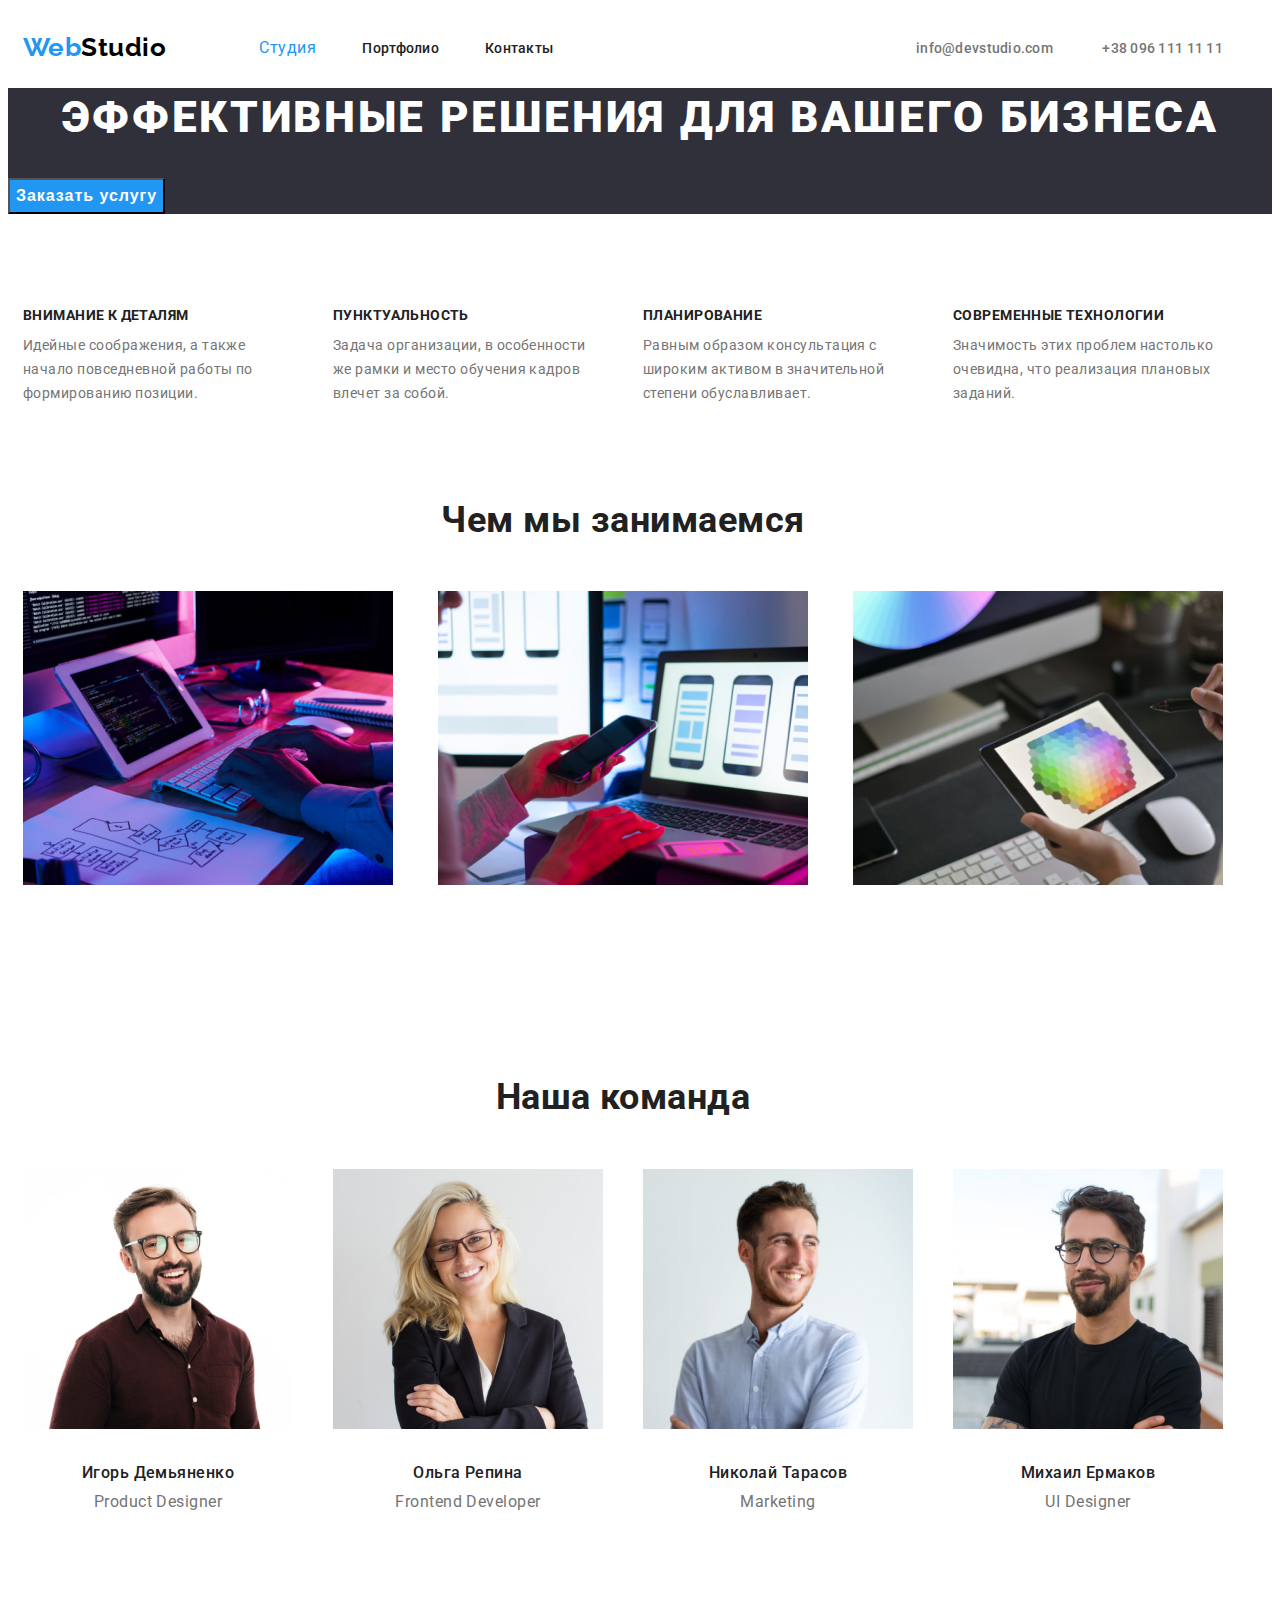
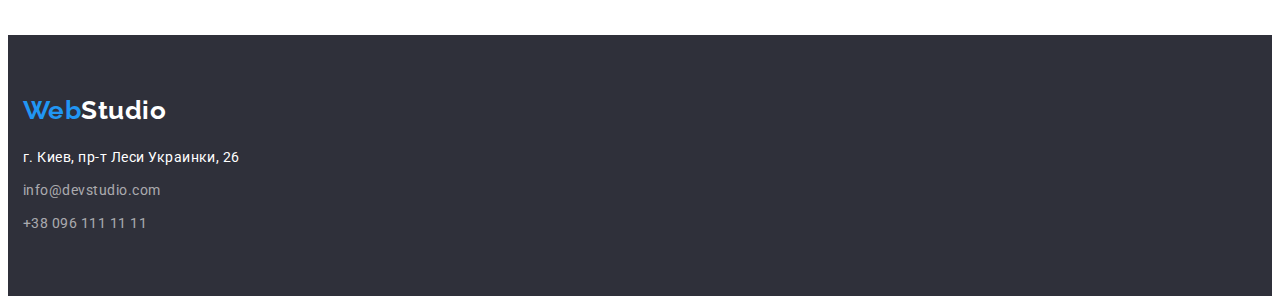
<file: index.html>
<!DOCTYPE html>
<html lang="ru">
<head>
    <meta charset="UTF-8">
    <meta http-equiv="X-UA-Compatible" content="IE=edge">
    <meta name="viewport" content="width=device-width, initial-scale=1.0">
    <title>WebStudio</title>
    <link rel="stylesheet" href="./css/style.css">
    <link rel="preconnect" href="https://fonts.googleapis.com">
    <link rel="preconnect" href="https://fonts.gstatic.com" crossorigin>
    <link href="https://fonts.googleapis.com/css2?family=Raleway:wght@700&family=Roboto:wght@400;500;700;900&display=swap" rel="stylesheet">
</head>
<body>    
         <!-- Шапка-->
        <header class="header">
            <!-- Верхняя линия-->
            <a href="./" class="link-logo">Web<span class="logo-black">Studio</span></a>
            <nav class="nav">
                <ul class="nav-list">
                    <li><a href="./index.html" class="general-link">Студия</a></li>
                    <li><a href="./portfolio.html" class="nav-link">Портфолио</a></li>
                    <li><a href="./contact.html" class="nav-link">Контакты</a></li>
                </ul>
            </nav>
            <ul class="info-list">
                <li><a href="mailto:info@devstudio.com" class="info-link">info@devstudio.com</a> </li>
                <li><a href="tel:+380961111111" class="info-link">+38 096 111 11 11</a></li>              
            </ul>
        </header>  
        <!-- Текст--> 
        <main>
            <!--Эффективные решения для вашего бизнеса-->
            <section class="hero">
                <h1 class="hero-title">Эффективные решения для вашего бизнеса</h1>
                <button type="button" class="button">Заказать услугу</button> 
            </section>            
            <!-- Особености-->
            <section class="specifics">
                <ul class="specifics-list">
                    <li>
                        <h3 class="specifics-title">Внимание к деталям</h3>
                        <p class="specifics-text">Идейные соображения, а также начало повседневной работы по формированию позиции.</p>
                    </li>
                    <li>
                        <h3 class="specifics-title">Пунктуальность</h3>
                        <p class="specifics-text">Задача организации, в особенности же рамки и место обучения кадров влечет за собой.</p>
                    </li>
                    <li>
                        <h3 class="specifics-title">Планирование</h3>
                        <p class="specifics-text">Равным образом консультация с широким активом в значительной степени обуславливает.</p>
                    </li>
                    <li>
                        <h3 class="specifics-title">Современные технологии</h3>
                        <p class="specifics-text">Значимость этих проблем настолько очевидна, что реализация плановых заданий.</p>
                    </li>
                </ul>
            </section>
            <!-- Чем мы занимаемся-->
            <section class="business">
                <h2 class="title">Чем мы занимаемся</h2>
                <ul class="business-list">
                    <li><img src="img/box1.jpg" alt="Написания кода" width="370"></li>
                    <li><img src="img/box2.jpg" alt="Мониторинг" width="370"></li>
                    <li><img src="img/box3.jpg" alt="Рабочая среда" width="370"></li>                
                </ul>
            </section>
            <!-- Наша команда-->
            <section class="team">
                <h2 class="title">Наша команда</h2>
                <ul class="team-list">
                    <li>
                        <img src="img/photo1.jpg" alt="Написания кода" width="270">
                        <h3 class="team-title">Игорь Демьяненко</h3>
                        <p class="team-text">Product Designer</p>
                    </li>
                    <li>
                        <img src="img/photo2.jpg" alt="Мониторинг" width="270">
                        <h3 class="team-title">Ольга Репина</h3>
                        <p class="team-text">Frontend Developer</p>
                    </li>
                    <li>
                        <img src="img/photo3.jpg" alt="Рабочая среда" width="270">
                        <h3 class="team-title">Николай Тарасов</h3>
                        <p class="team-text">Marketing</p>
                    </li>
                    <li>
                        <img src="img/photo4.jpg" alt="Рабочая среда" width="270">
                        <h3 class="team-title">Михаил Ермаков</h3>
                        <p class="team-text">UI Designer</p>
                    </li>                
                </ul>
            </section>
        </main>
        <!-- Подвал-->
        <footer class="footer">
            <a href="./" class="link-logo">Web<span class="logo-white">Studio</span></a>
            <address class="address-footer">
                <ul class="address-list">
                    <li><a href="./https://www.google.com.ua/maps/place/бульвар+Лесі+Українки,+26,+Київ,+02000/@50.4265841,30.5361971,17z/data=!3m1!4b1!4m5!3m4!1s0x40d4cf0e033ecbe9:0x57a4dffefec77da0!8m2!3d50.4265807!4d30.5383858?hl=uk" class="address-maps">г. Киев, пр-т Леси Украинки, 26</a></li>
                    <li><a href="mailto:info@devstudio.com" class="footer-info">info@devstudio.com</a></li>
                    <li><a href="tel:+380961111111" class="footer-info">+38 096 111 11 11</a></li>
                </ul>
            </address>
        </footer>   
</body>
</html>
</file>
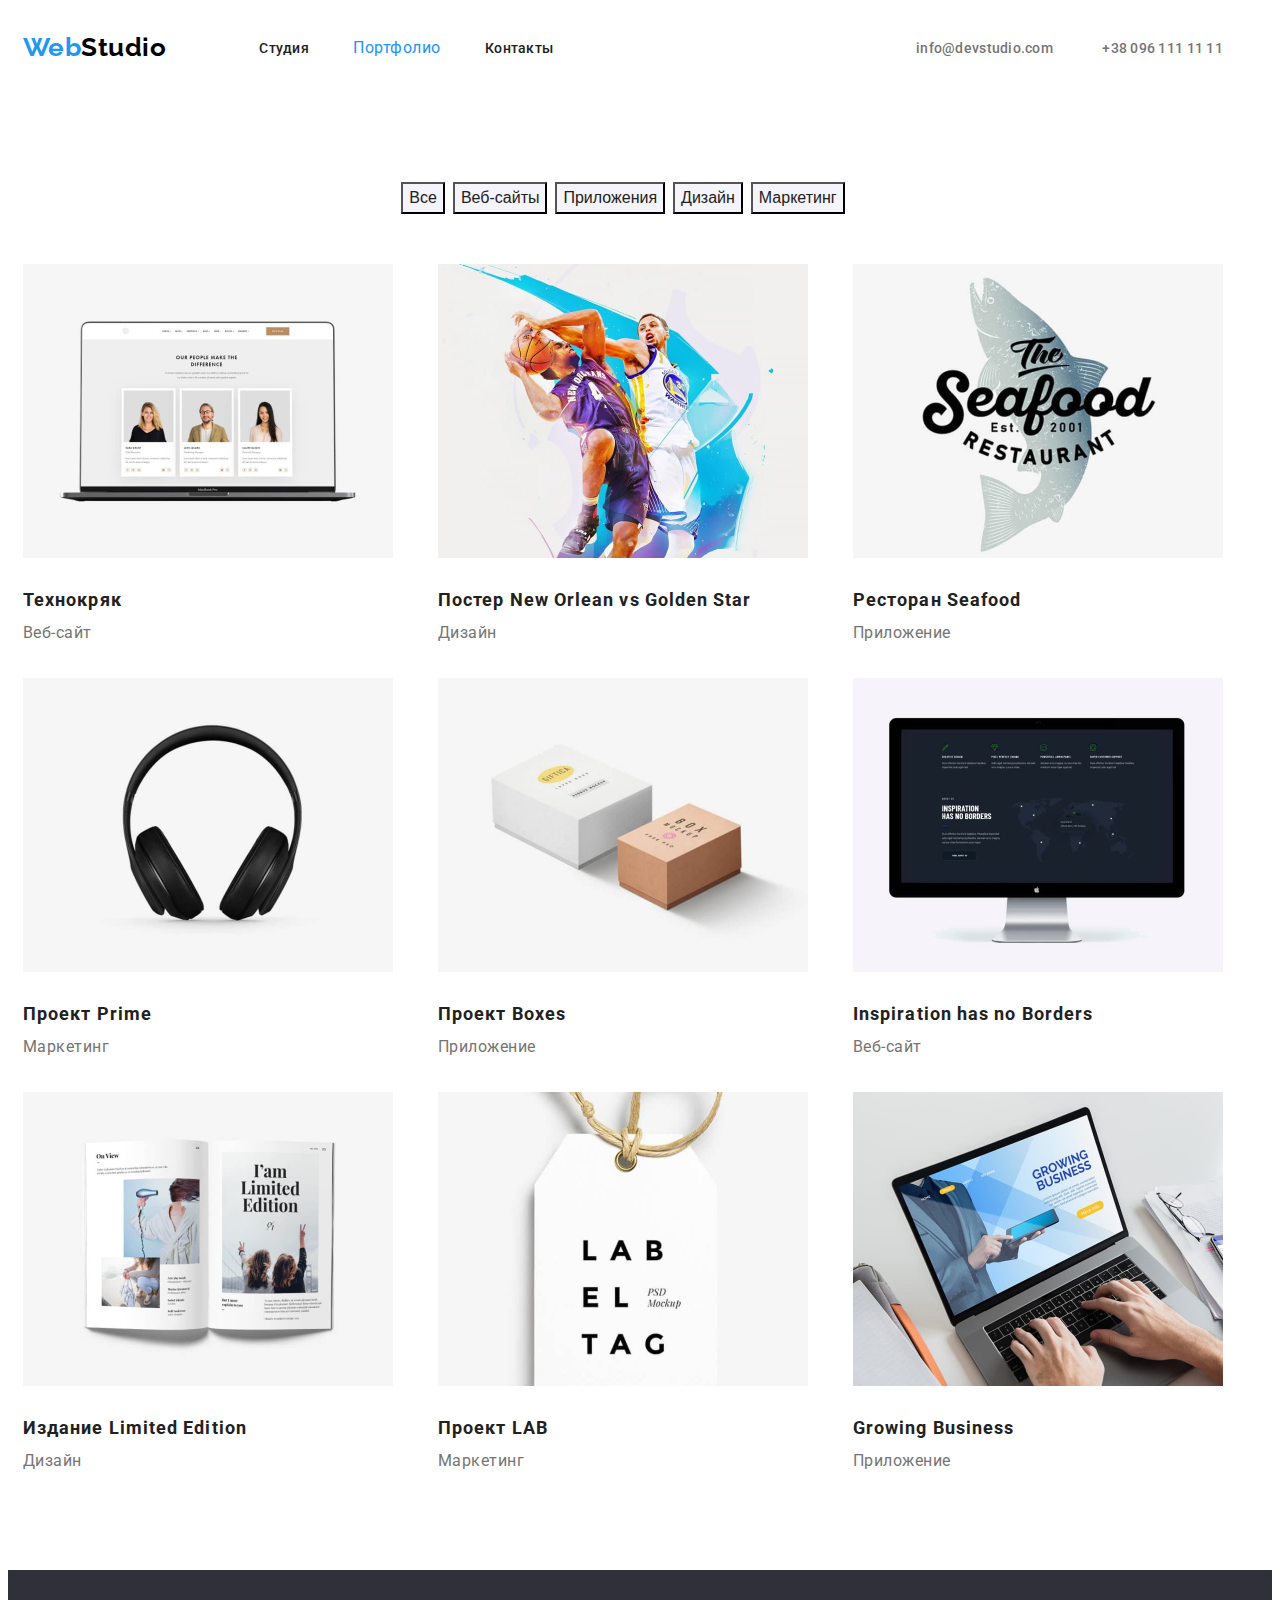
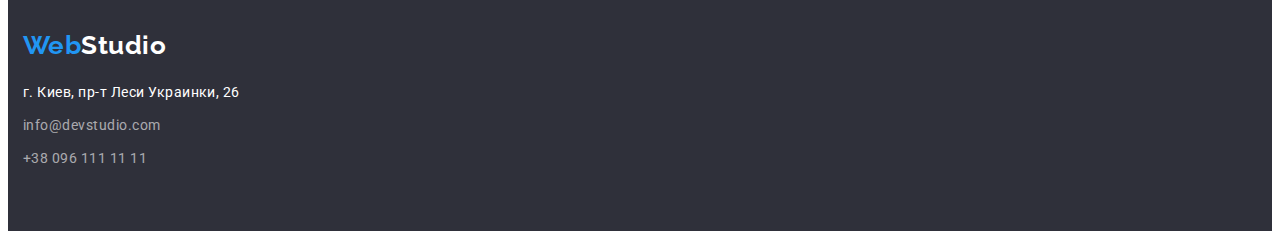
<file: portfolio.html>
<!DOCTYPE html>
<html lang="ru">
    <head>
        <meta charset="UTF-8">
        <meta http-equiv="X-UA-Compatible" content="IE=edge">
        <meta name="viewport" content="width=device-width, initial-scale=1.0">
        <title>WebStudio</title>
        <link rel="stylesheet" href="./css/style.css">
        <link rel="preconnect" href="https://fonts.googleapis.com">
        <link rel="preconnect" href="https://fonts.gstatic.com" crossorigin>
        <link href="https://fonts.googleapis.com/css2?family=Raleway:wght@700&family=Roboto:wght@400;500;700;900&display=swap" rel="stylesheet">
    </head>
    <body>    
        <!-- Шапка-->
        <header class="header">
            <!-- Верхняя линия-->
            <a href="./index.html" class="link-logo">Web<span class="logo-black">Studio</span></a>
            <nav class="nav">
                <ul class="nav-list">
                     <li><a href="./index.html" class="nav-link">Студия</a></li>
                    <li><a href="./portfolio.html" class="general-link">Портфолио</a></li>
                    <li><a href="./contact.html" class="nav-link">Контакты</a></li>
                </ul>
            </nav>
            <ul class="info-list">
                <li><a href="mailto:info@devstudio.com" class="info-link">info@devstudio.com</a> </li>
                <li><a href="tel:+380961111111" class="info-link">+38 096 111 11 11</a></li>              
            </ul>
        </header>  
        <!-- Текст--> 
        <main>
            <section class="section-list">
                <ul class="key-list">
                    <li><button type="button" class="key">Все</button></li>
                    <li><button type="button" class="key">Веб-сайты</button></li>
                    <li><button type="button" class="key">Приложения</button></li>
                    <li><button type="button" class="key">Дизайн</button></li>
                    <li><button type="button" class="key">Маркетинг</button></li>
                </ul>
                <ul class="navigation-list">
                    <li>
                        <a href="" class="link-navigation">
                            <img src="img/tehnokriak.jpg" alt="Технокряк" width="370">
                            <h2 class="text-title">Технокряк</h2>
                            <p class="indent-text">Веб-сайт</p>
                        </a>
                    </li>
                    <li>
                        <a href="" class="link-navigation">
                            <img src="img/poster.jpg" alt="Постер New Orlean vs Golden Star" width="370">
                            <h2 class="text-title">Постер New Orlean vs Golden Star</h2>
                            <p class="indent-text">Дизайн</p>
                        </a>
                    </li>
                    <li>
                        <a href="" class="link-navigation">
                            <img src="img/restaurant.jpg" alt="Ресторан Seafood" width="370">
                            <h2 class="text-title">Ресторан Seafood</h2>
                            <p class="indent-text">Приложение</p>
                        </a>
                    </li>
                    <li>
                        <a href="" class="link-navigation">
                            <img src="img/prime.jpg" alt="Проект Prime" width="370">
                            <h2 class="text-title">Проект Prime</h2>
                            <p class="indent-text">Маркетинг</p>
                        </a>
                    </li>
                    <li>
                        <a href="" class="link-navigation">
                            <img src="img/boxes.jpg" alt="Проект Boxes" width="370">
                            <h2 class="text-title">Проект Boxes</h2>
                            <p class="indent-text">Приложение</p>
                        </a>
                    </li>
                    <li>
                        <a href="" class="link-navigation">
                            <img src="img/website.jpg" alt="Inspiration has no Borders" width="370">
                            <h2 class="text-title">Inspiration has no Borders</h2>
                            <p class="indent-text">Веб-сайт</p>
                        </a>
                    </li>
                    <li>
                        <a href="" class="link-navigation">
                            <img src="img/edition.jpg" alt="Издание Limited Edition" width="370">
                            <h2 class="text-title">Издание Limited Edition</h2>
                            <p class="indent-text">Дизайн</p>
                        </a>
                    </li>
                    <li>
                        <a href="" class="link-navigation">
                            <img src="img/lab.jpg" alt="Проект LAB" width="370">
                            <h2 class="text-title">Проект LAB</h2>
                            <p class="indent-text">Маркетинг</p>
                        </a>
                    </li>
                    <li>
                        <a href="" class="link-navigation">
                            <img src="img/business.jpg" alt="Growing Business" width="370">
                            <h2 class="text-title">Growing Business</h2>
                            <p class="indent-text">Приложение</p>
                        </a>
                    </li>
                </ul>
            </section>
        </main>
        <!-- Подвал-->
        <footer class="footer">
            <a href="./" class="link-logo">Web<span class="logo-white">Studio</span></a>
            <address class="address-footer">
                <ul class="address-list">
                    <li><a href="./https://www.google.com.ua/maps/place/бульвар+Лесі+Українки,+26,+Київ,+02000/@50.4265841,30.5361971,17z/data=!3m1!4b1!4m5!3m4!1s0x40d4cf0e033ecbe9:0x57a4dffefec77da0!8m2!3d50.4265807!4d30.5383858?hl=uk" class="address-maps">г. Киев, пр-т Леси Украинки, 26</a></li>
                    <li><a href="mailto:info@devstudio.com" class="footer-info">info@devstudio.com</a></li>
                    <li><a href="tel:+380961111111" class="footer-info">+38 096 111 11 11</a></li>
                </ul>
            </address>
        </footer>     
    </body>
</html>
</file>
<file: css/style.css>
:root {
    --main-text-color: #757575;
    --secondary-text-color: #212121;
    --white-color: #FFFFFF;
    --blue-color: #2196F3;
    --black-color: #000000;
    --gray-button: #F5F4FA;
}
body {
    background-color: var(--white-color);
    color: var(--main-text-color);
    font-family: Roboto, sans-serif;
    letter-spacing: 0.03em;
}
ul {
    list-style: none;
}
/*Шапка*/
.header {
   display: flex;
   padding: 24px 15px 25px 15px;
   align-items: center;
   width: 1200px;
}
.link-logo {
    font-weight: 700;
    font-size: 26px;
    line-height: 1.2;
    font-family: Raleway, sans-serif;
    color: var(--blue-color);
    text-decoration: none;
    display: inline-block;
}
.logo-black {
    color: black;
}
.nav {
    margin-left: 93px;
}
.nav-list{
    margin: 0px;
    padding: 0px;
    display: flex;
    width: 294px;
    justify-content: space-between;
}
.nav-link {
    font-weight: 500;
    font-size: 14px;
    line-height: 1.14;
    color: var(--secondary-text-color);
    letter-spacing: 0.02em;
    text-decoration: none;
}
.nav-link:hover,
.nav-link:focus {
    color: var(--blue-color);
}
.info-list{
    margin: 0px;
    padding: 0px;
    display: flex;
    margin-left: auto;
    width: 307px;
    justify-content: space-between;
}
.info-link {
    font-weight: 500;
    font-size: 14px;
    line-height: 1.14;
    color: var(--main-text-color);
    letter-spacing: 0.02em;
    text-decoration: none;
}
.info-link:hover,
.info-link:focus {
    color: var(--blue-color);
}
/*Секция Герой*/
.hero {
    background-color: #2F303A;
    text-align: center;
    margin-left: auto;
    margin-right: auto;
    margin-bottom: 94px;
}
.hero-title {
    font-weight: 900;
    font-size: 44px;
    line-height: 1.36;
    letter-spacing: 0.06em;
    color: var(--white-color);
    text-transform: uppercase;
    margin: 0px 0px 30px 0px;
}
.button {
    color: var(--white-color);
    background-color: var(--blue-color);
    font-weight: 700;
    font-size: 16px;
    line-height: 1.87;
    display: flex;
    align-items: center;
    letter-spacing: 0.06em;
}
/*Особености*/
.specifics {
    width: 1200px;
    padding: 0px 15px;
    margin-bottom: 94px;
}
.specifics-list {
    margin: 0px;
    padding: 0px;
    display: flex;
    justify-content: space-between;
}
.specifics-list li {
    width: 270px;
}
.specifics-title {  
    margin: 0px 0px 10px 0px;    
    font-weight: 700;
    font-size: 14px;
    line-height: 1.14;
    letter-spacing: 0.03em;
    color: var(--secondary-text-color);
    text-transform: uppercase;
}
.specifics-text {
    margin: 0px;
    font-size: 14px;
    line-height: 1.71;
}
/*Чем мы занимаемся*/
.business {
    width: 1200px;
    padding: 0px 15px;
    margin-bottom: 94px;
}
.title {
    font-weight: 700;
    font-size: 36px;
    line-height: 1.16;
    text-align: center;
    color: var(--secondary-text-color);
    margin: 0px 0px 50px 0px;
}
.business-list {
    display: flex;
    margin: 0px;
    padding: 0px;
    justify-content: space-between;
}
/*Наша команда*/
.team {
    width: 1200px;
    padding: 94px 15px;
}
.team-list {
    margin: 0px;
    padding: 0px;
    display: flex;
    justify-content: space-between;
}
.team-title {
    font-weight: 500;
    font-size: 16px;
    line-height: 1.19;
    text-align: center;
    color: var(--secondary-text-color);
    margin: 30px 0px 10px 0px;
}
.team-text {
    font-size: 16px;
    line-height: 1.19;
    text-align: center;
    margin: 0px 0px 30px 0px;
} 
/*Подвал*/
.footer {
    background-color: #2F303A;
    padding: 60px 15px;
}
.logo-white {
    color: white;
}
.address-footer {
    font-style: normal;
    margin-top: 20px;
}
.address-list {
    margin: 0px;
    padding: 0px;
}
.address-list li:nth-child(2n) {
    margin: 9px 0px;
}
.address-maps {
    text-decoration: none;
    font-size: 14px;
    line-height: 1.71;
    color: var(--white-color);
    
}
.footer-info {
    font-size: 14px;
    line-height: 1.71;
    color: rgba(255, 255, 255, 0.6);
    text-decoration: none;
}


/*Портфолио css*/
.general-link {
    color: var(--blue-color);
    text-decoration: none;
}
.general-link:hover,
.general-link:focus {

}
.section-list {
    width: 1200px;
    padding: 0px 15px;
    margin: 94px 0px;
}
.key-list {
    margin: 0px 0px 50px 0px;
    padding: 0px;
    display: flex;
    justify-content: center;
}
.key-list li:nth-child(2n) {
    margin: 0px 8px;
}
.key {
    color: var(--secondary-text-color);
    background-color: var(--gray-button);
    font-weight: 500;
    font-size: 16px;
    line-height: 1.63;
    text-align: center;
}
.key:hover,
.key:focus {
    color: var(--white-color);
    background-color: var(--blue-color);
}
.navigation-list {
    margin: 0px;
    padding: 0px;
    display: flex;
    flex-wrap: wrap;
    justify-content: space-between;
}
.navigation-list li:nth-child(n + 4) {
    margin-top: 30px;
  }
.link-navigation {
   text-decoration: none; 
}
.text-title {
    color: var(--secondary-text-color);
    font-weight: 700;
    font-size: 18px;
    line-height: 2;
    letter-spacing: 0.06em;
    margin: 20px 0px 0px 0px;
}
.indent-text {
    font-size: 16px;
    line-height: 1.87;
    color: var(--main-text-color);
    margin: 0px;
}
</file>
